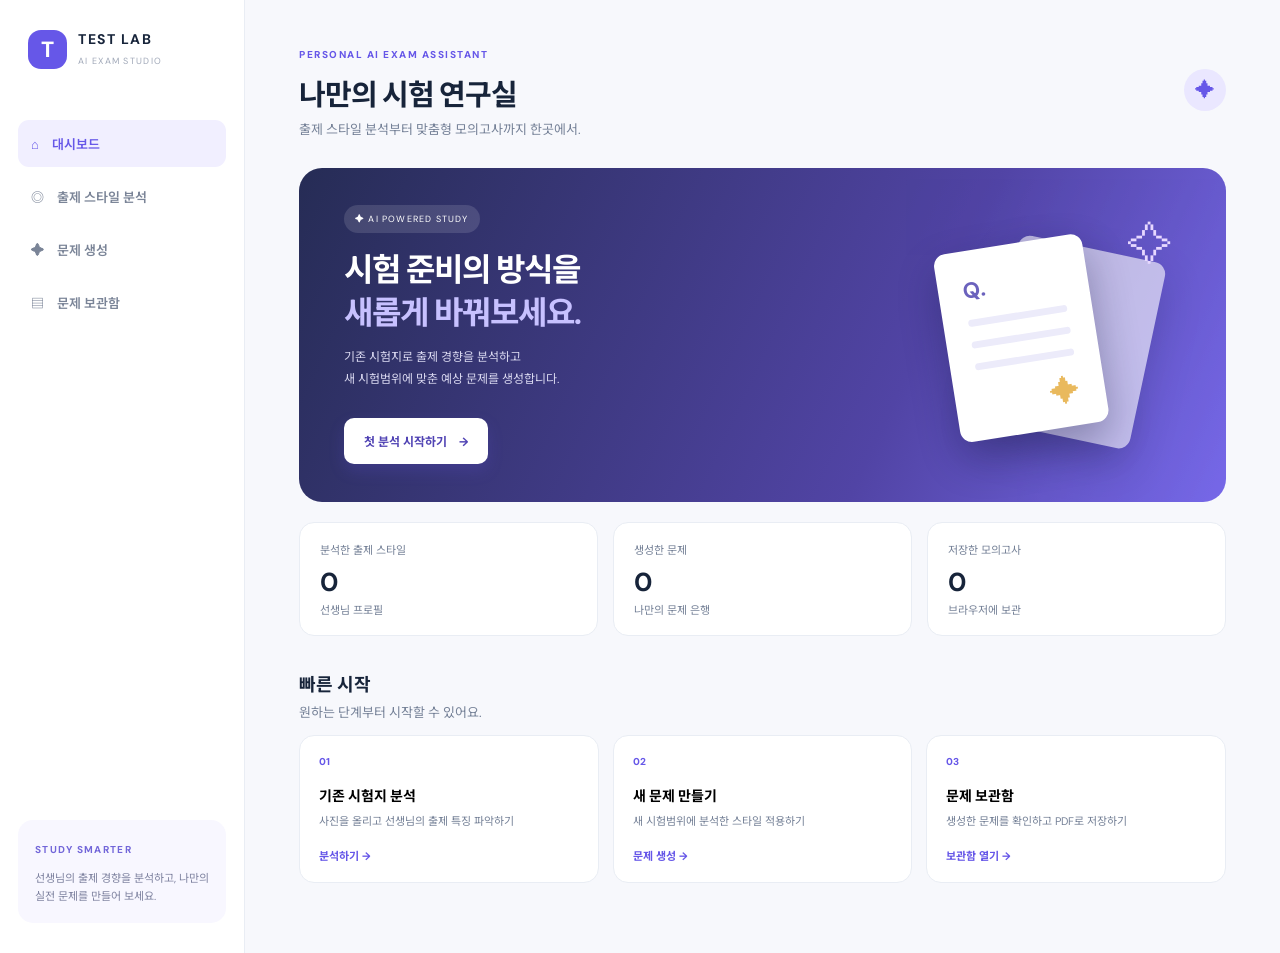
<file: index.html>
<!doctype html>
<html lang="ko"><head><meta charset="utf-8"><meta name="viewport" content="width=device-width,initial-scale=1">
<title>Teacher's Test Lab</title><link rel="stylesheet" href="/static/style.css"></head>
<body><div class="shell">
<aside class="sidebar"><div class="brand"><span class="brand-icon">T</span><div><b>TEST LAB</b><small>AI EXAM STUDIO</small></div></div>
<nav><button class="nav active" data-view="home">⌂　대시보드</button><button class="nav" data-view="style">◎　출제 스타일 분석</button><button class="nav" data-view="create">✦　문제 생성</button><button class="nav" data-view="library">▤　문제 보관함</button></nav>
<div class="side-note"><b>STUDY SMARTER</b><p>선생님의 출제 경향을 분석하고, 나만의 실전 문제를 만들어 보세요.</p></div></aside>
<main><header><div><span class="eyebrow">PERSONAL AI EXAM ASSISTANT</span><h1 id="page-title">나만의 시험 연구실</h1><p id="page-desc">출제 스타일 분석부터 맞춤형 모의고사까지 한곳에서.</p></div><div class="avatar">✦</div></header>
<section id="home" class="view active"><div class="hero"><div><span class="pill">✦ AI POWERED STUDY</span><h2>시험 준비의 방식을<br><em>새롭게 바꿔보세요.</em></h2><p>기존 시험지로 출제 경향을 분석하고<br>새 시험범위에 맞춘 예상 문제를 생성합니다.</p><button class="primary" onclick="showView('style')">첫 분석 시작하기　→</button></div><div class="hero-art"><div class="paper p1">A B C D</div><div class="paper p2"><b>Q.</b><i></i><i></i><i></i><span>✦</span></div><div class="spark">✧</div></div></div>
<div class="stats"><div class="stat"><span>분석한 출제 스타일</span><b id="stat-style">0</b><small>선생님 프로필</small></div><div class="stat"><span>생성한 문제</span><b id="stat-q">0</b><small>나만의 문제 은행</small></div><div class="stat"><span>저장한 모의고사</span><b id="stat-exam">0</b><small>브라우저에 보관</small></div></div>
<div class="section-head"><div><h3>빠른 시작</h3><p>원하는 단계부터 시작할 수 있어요.</p></div></div><div class="cards"><button class="action-card" onclick="showView('style')"><span>01</span><b>기존 시험지 분석</b><small>사진을 올리고 선생님의 출제 특징 파악하기</small><strong>분석하기 →</strong></button><button class="action-card" onclick="showView('create')"><span>02</span><b>새 문제 만들기</b><small>새 시험범위에 분석한 스타일 적용하기</small><strong>문제 생성 →</strong></button><button class="action-card" onclick="showView('library')"><span>03</span><b>문제 보관함</b><small>생성한 문제를 확인하고 PDF로 저장하기</small><strong>보관함 열기 →</strong></button></div></section>
<section id="style" class="view"><div class="panel"><div class="panel-head"><div><span class="step">STEP 01</span><h2>기존 시험지 업로드</h2><p>같은 선생님이 출제한 시험지를 여러 장 올릴수록 출제 경향을 더 풍부하게 파악할 수 있어요.</p></div></div><label class="dropzone" for="style-files"><span class="upload-icon">↑</span><b>시험지 사진을 여기에 놓거나 클릭해서 선택</b><small>JPG · PNG · WEBP / 최대 25MB</small><input id="style-files" type="file" accept="image/png,image/jpeg,image/webp" multiple></label><div id="style-file-list" class="file-list"></div><button id="analyze-btn" class="primary">출제 스타일 분석하기　✦</button><div id="style-loading" class="loading hidden">시험지의 문항 구성과 출제 패턴을 분석하고 있어요…</div><div id="style-result" class="result hidden"></div></div></section>
<section id="create" class="view"><div class="panel"><span class="step">STEP 02</span><h2>새로운 시험범위 업로드</h2><p>교과서, 필기, 학습지 사진을 올려주세요. 분석한 스타일을 적용해 새 문제를 만듭니다.</p><label class="dropzone" for="scope-files"><span class="upload-icon">↑</span><b>시험범위 사진을 선택하세요</b><small>JPG · PNG · WEBP / 여러 장 업로드 가능</small><input id="scope-files" type="file" accept="image/png,image/jpeg,image/webp" multiple></label><div id="scope-file-list" class="file-list"></div>
<div class="form-grid"><label>문제 수<select id="count"><option>10</option><option selected>15</option><option>20</option><option>25</option><option>30</option></select></label><label>문제 유형<input id="types" value="객관식, 단답형, 서술형"></label></div><div class="style-choice"><label>적용할 출제 스타일</label><select id="style-select"><option value="">최근 분석한 스타일 사용</option></select><small id="style-hint">먼저 기존 시험지를 분석하면 더 정확한 맞춤형 문제가 생성됩니다.</small></div><button id="generate-btn" class="primary">맞춤형 문제 생성하기　✦</button><div id="generate-loading" class="loading hidden">시험범위와 출제 스타일을 결합해 문제를 만들고 있어요…</div><div id="generate-error" class="error hidden"></div></div></section>
<section id="library" class="view"><div class="section-head"><div><h2>문제 보관함</h2><p>생성한 문제 세트를 확인하고 PDF로 저장하세요.</p></div></div><div id="library-list" class="library-list"><div class="empty">아직 저장된 문제 세트가 없어요.<br>새 문제를 생성해 보세요.</div></div></section>
</main></div><script src="/static/app.js"></script></body></html>
</file>
<file: static/style.css>
@import url('https://fonts.googleapis.com/css2?family=DM+Sans:wght@400;500;600;700;800&family=Noto+Sans+KR:wght@400;500;600;700;800&display=swap');

:root {
  --ink: #17243a;
  --muted: #758197;
  --purple: #6657e8;
  --pale: #f1efff;
  --line: #e9edf4;
  --bg: #f7f8fc;
}

* {
  box-sizing: border-box;
}

body {
  margin: 0;
  background: var(--bg);
  color: var(--ink);
  font-family: 'DM Sans', 'Noto Sans KR', sans-serif;
}

button, input, select {
  font-family: inherit;
}

button {
  cursor: pointer;
}

.shell {
  display: flex;
  min-height: 100vh;
}

.sidebar {
  width: 245px;
  background: #fff;
  border-right: 1px solid var(--line);
  padding: 30px 18px;
  display: flex;
  flex-direction: column;
  flex-shrink: 0;
}

.brand {
  display: flex;
  align-items: center;
  gap: 11px;
  padding: 0 10px 48px;
}

.brand-icon {
  width: 39px;
  height: 39px;
  border-radius: 13px;
  background: var(--purple);
  color: white;
  display: grid;
  place-items: center;
  font-weight: 800;
  font-size: 22px;
}

.brand b {
  display: block;
  font-size: 14px;
  letter-spacing: 1.5px;
}

.brand small {
  font-size: 9px;
  color: #a0a8b8;
  letter-spacing: 1.3px;
}

.nav {
  width: 100%;
  border: 0;
  background: transparent;
  text-align: left;
  padding: 14px 13px;
  margin: 3px 0;
  border-radius: 11px;
  color: #7a8497;
  font-size: 13px;
  font-weight: 600;
}

.nav.active,
.nav:hover {
  background: var(--pale);
  color: var(--purple);
}

.side-note {
  margin-top: auto;
  background: #f8f7ff;
  border-radius: 15px;
  padding: 17px;
  color: #7266d9;
}

.side-note b {
  font-size: 10px;
  letter-spacing: 1.3px;
}

.side-note p {
  font-size: 11px;
  line-height: 1.7;
  color: #7f83a0;
  margin-bottom: 0;
}

main {
  max-width: 1200px;
  width: 100%;
  margin: auto;
  padding: 42px 54px 70px;
}

header {
  display: flex;
  justify-content: space-between;
  align-items: center;
  margin-bottom: 30px;
}

.eyebrow,
.step {
  font-size: 10px;
  font-weight: 800;
  letter-spacing: 1.5px;
  color: var(--purple);
}

h1 {
  font-size: 29px;
  margin: 8px 0 5px;
  letter-spacing: -1px;
}

header p,
.panel p,
.section-head p {
  margin: 0;
  color: var(--muted);
  font-size: 13px;
}

.avatar {
  width: 42px;
  height: 42px;
  border-radius: 50%;
  background: #eae7ff;
  color: var(--purple);
  display: grid;
  place-items: center;
  font-size: 20px;
}

.view {
  display: none;
}

.view.active {
  display: block;
}

.hero {
  min-height: 300px;
  border-radius: 23px;
  background: linear-gradient(115deg, #262c55, #5144a5 65%, #7769e9);
  color: white;
  padding: 38px 45px;
  display: flex;
  justify-content: space-between;
  overflow: hidden;
  position: relative;
}

.pill {
  font-size: 9px;
  letter-spacing: 1.2px;
  background: #ffffff20;
  padding: 8px 11px;
  border-radius: 20px;
}

.hero h2 {
  font-size: 32px;
  line-height: 1.35;
  margin: 22px 0 10px;
  letter-spacing: -1px;
}

.hero em {
  font-style: normal;
  color: #c7c1ff;
}

.hero p {
  font-size: 12px;
  line-height: 1.8;
  color: #d9d8f0;
}

.primary {
  background: var(--purple);
  border: 0;
  color: #fff;
  border-radius: 10px;
  padding: 14px 20px;
  font-weight: 700;
  font-size: 12px;
  margin-top: 15px;
  box-shadow: 0 7px 16px #6557e833;
  transition: .2s;
}

.primary:hover {
  transform: translateY(-2px);
  filter: brightness(1.08);
}

.hero .primary {
  background: #fff;
  color: #5144b4;
}

.hero-art {
  width: 280px;
  position: relative;
  display: grid;
  place-items: center;
}

.paper {
  position: absolute;
  width: 150px;
  height: 190px;
  border-radius: 12px;
  background: #fff;
  color: #6b62bd;
  box-shadow: 0 18px 40px #16183e55;
  padding: 20px;
  font-size: 12px;
}

.p1 {
  transform: rotate(12deg) translate(34px, 0);
  opacity: .6;
}

.p2 {
  transform: rotate(-9deg) translate(-20px, 0);
  padding: 25px;
}

.p2 b {
  font-size: 22px;
}

.p2 i {
  display: block;
  height: 7px;
  background: #ecebfa;
  border-radius: 5px;
  margin: 15px 0;
}

.p2 span {
  font-size: 30px;
  float: right;
  color: #e9b95d;
}

.spark {
  position: absolute;
  font-size: 45px;
  color: #e7d8ff;
  right: 8px;
  top: 10px;
}

.stats {
  display: grid;
  grid-template-columns: repeat(3, 1fr);
  gap: 15px;
  margin: 20px 0 34px;
}

.stat {
  background: white;
  border: 1px solid var(--line);
  border-radius: 15px;
  padding: 18px 20px;
}

.stat span,
.stat small {
  display: block;
  color: var(--muted);
  font-size: 11px;
}

.stat b {
  display: block;
  font-size: 26px;
  margin: 8px 0 2px;
}

.section-head {
  display: flex;
  justify-content: space-between;
  align-items: center;
  margin: 24px 0 14px;
}

.section-head h3,
.section-head h2 {
  margin: 0 0 5px;
  font-size: 18px;
}

.cards {
  display: grid;
  grid-template-columns: repeat(3, 1fr);
  gap: 14px;
}

.action-card {
  text-align: left;
  background: white;
  border: 1px solid var(--line);
  border-radius: 15px;
  padding: 19px;
  transition: .2s;
}

.action-card:hover {
  border-color: #c8c1ff;
  transform: translateY(-3px);
  box-shadow: 0 8px 20px #6657e812;
}

.action-card span {
  display: block;
  color: var(--purple);
  font-size: 10px;
  font-weight: 800;
  margin-bottom: 17px;
}

.action-card b,
.action-card small,
.action-card strong {
  display: block;
}

.action-card b {
  font-size: 14px;
}

.action-card small {
  color: var(--muted);
  font-size: 11px;
  line-height: 1.6;
  margin: 8px 0 17px;
}

.action-card strong {
  font-size: 11px;
  color: var(--purple);
}

.panel {
  background: white;
  border: 1px solid var(--line);
  border-radius: 19px;
  padding: 30px;
  max-width: 850px;
}

.panel h2 {
  margin: 9px 0;
  font-size: 22px;
}

.dropzone {
  border: 1.5px dashed #c9c5ee;
  border-radius: 15px;
  background: #fbfaff;
  min-height: 170px;
  margin: 24px 0 12px;
  display: flex;
  align-items: center;
  justify-content: center;
  flex-direction: column;
  gap: 8px;
  cursor: pointer;
  text-align: center;
  transition: .2s;
}

.dropzone:hover {
  background: #f2f0ff;
  border-color: var(--purple);
}

.upload-icon {
  width: 36px;
  height: 36px;
  border-radius: 11px;
  background: #eceaff;
  color: var(--purple);
  display: grid;
  place-items: center;
  font-size: 22px;
}

.dropzone b {
  font-size: 13px;
}

.dropzone small,
.style-choice small {
  color: var(--muted);
  font-size: 10px;
}

.dropzone input {
  display: none;
}

.file-list {
  font-size: 11px;
  color: #69758a;
}

.file-list span {
  display: inline-block;
  background: #f0effb;
  padding: 7px 10px;
  border-radius: 7px;
  margin: 3px;
}

.form-grid {
  display: grid;
  grid-template-columns: 1fr 2fr;
  gap: 14px;
  margin: 22px 0;
}

.form-grid label,
.style-choice > label {
  font-size: 11px;
  font-weight: 700;
}

.form-grid select,
.form-grid input,
.style-choice select {
  display: block;
  width: 100%;
  margin-top: 8px;
  padding: 12px;
  border: 1px solid var(--line);
  border-radius: 9px;
  background: #fff;
  color: var(--ink);
  font-size: 12px;
}

.style-choice {
  margin: 18px 0;
}

.style-choice select {
  max-width: 420px;
}

.style-choice small {
  display: block;
  margin-top: 7px;
}

.loading {
  margin-top: 18px;
  color: var(--purple);
  font-size: 12px;
}

.hidden {
  display: none !important;
}

.result {
  margin-top: 24px;
  border-top: 1px solid var(--line);
  padding-top: 20px;
}

.result h3 {
  font-size: 16px;
}

.result p,
.result li {
  font-size: 12px;
  line-height: 1.8;
  color: #566177;
}

.tag {
  display: inline-block;
  background: #f0efff;
  color: #6255d6;
  padding: 6px 9px;
  border-radius: 20px;
  font-size: 10px;
  margin: 3px;
}

.error {
  color: #c34e5c;
  font-size: 12px;
  margin-top: 14px;
}

.library-list {
  display: grid;
  gap: 12px;
}

.library-item {
  background: white;
  border: 1px solid var(--line);
  border-radius: 14px;
  padding: 18px;
  display: flex;
  justify-content: space-between;
  align-items: center;
}

.library-item b {
  font-size: 13px;
}

.library-item small {
  display: block;
  color: var(--muted);
  margin-top: 6px;
}

.library-item button {
  border: 1px solid var(--line);
  background: white;
  color: var(--purple);
  padding: 9px 12px;
  border-radius: 8px;
}

.empty {
  background: #fff;
  border: 1px dashed #d9dce7;
  padding: 45px;
  text-align: center;
  color: var(--muted);
  border-radius: 15px;
  font-size: 12px;
  line-height: 2;
}

@media(max-width:850px) {
  .sidebar {
    width: 190px;
  }

  main {
    padding: 30px 25px;
  }

  .hero-art {
    width: 180px;
  }

  .hero {
    padding: 30px;
  }

  .cards {
    grid-template-columns: 1fr;
  }

  .stats {
    gap: 8px;
  }

  .stat {
    padding: 13px;
  }

  .stat b {
    font-size: 22px;
  }
}

@media(max-width:620px) {
  .shell {
    display: block;
  }

  .sidebar {
    width: 100%;
    padding: 14px;
    display: block;
    border-right: 0;
    border-bottom: 1px solid var(--line);
  }

  .brand {
    padding: 0 5px 12px;
  }

  .sidebar nav {
    display: flex;
    overflow-x: auto;
  }

  .nav {
    white-space: nowrap;
    width: auto;
    padding: 10px;
    font-size: 11px;
  }

  .side-note {
    display: none;
  }

  main {
    padding: 25px 16px;
  }

  .hero {
    padding: 25px;
    min-height: 270px;
  }

  .hero h2 {
    font-size: 25px;
  }

  .hero-art {
    width: 100px;
    opacity: .7;
  }

  .paper {
    width: 100px;
    height: 140px;
  }

  .p2 {
    padding: 15px;
  }

  .stats {
    grid-template-columns: 1fr;
  }

  .form-grid {
    grid-template-columns: 1fr;
  }

  .panel {
    padding: 20px;
  }
}
</file>
